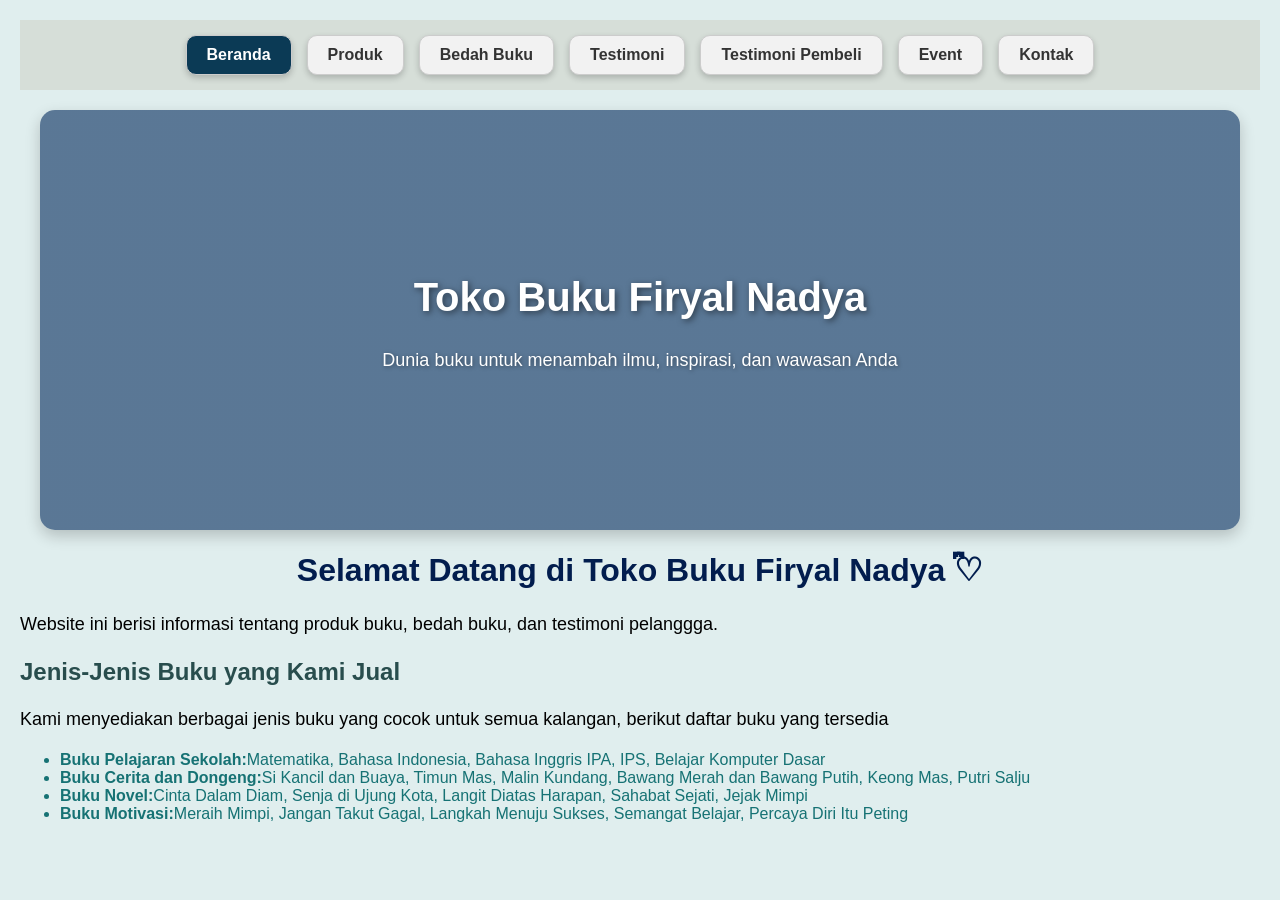
<file: index.html>
<!DOCTYPE html>
<html lang="id">
<head>
<meta charset="UTF-8">
<meta name="viewport" content="width=device-width, initial-scale=1.0">
<title>Profil Usaha Buku</title>
<link rel="stylesheet" href="style.css">
</head>
<body>
<nav>
<a href="index.html" class="active">Beranda</a>
<a href="produk.html">Produk</a>
<a href="bedah-buku.html">Bedah Buku</a>
<a href="testimoni.html">Testimoni</a>
<a href="tampil-testimoni.html">Testimoni Pembeli</a>
<a href="event.html">Event</a>
<a href="kontak.html">Kontak</a>
</nav>
<header class="banner">
    <div class="banner-text">
        <h1>Toko Buku Firyal Nadya</h1>
        <p>Dunia buku untuk menambah ilmu, inspirasi, dan wawasan Anda</p>
    </div>
</header>
<h1>Selamat Datang di Toko Buku Firyal Nadya  ♡ྀི </h1>
<p>Website ini berisi informasi tentang produk buku, bedah buku, dan testimoni pelanggga.</p>
<h2>Jenis-Jenis Buku yang Kami Jual</h2>
<p>Kami menyediakan berbagai jenis buku yang cocok untuk semua kalangan, berikut daftar buku yang tersedia </p>
<ul>
<li><strong>Buku Pelajaran Sekolah:</strong>Matematika, Bahasa Indonesia, Bahasa Inggris IPA, IPS, Belajar Komputer Dasar</li><li><strong>Buku Cerita dan Dongeng:</strong>Si Kancil dan Buaya, Timun Mas, Malin Kundang, Bawang Merah dan Bawang Putih, Keong Mas, Putri Salju</li>
<li><strong>Buku Novel:</strong>Cinta Dalam Diam, Senja di Ujung Kota, Langit Diatas Harapan, Sahabat Sejati, Jejak Mimpi</li>
<li><strong>Buku Motivasi:</strong>Meraih Mimpi, Jangan Takut Gagal, Langkah Menuju Sukses, Semangat Belajar, Percaya Diri Itu Peting </li></ul>
<body>

</html>
</file>
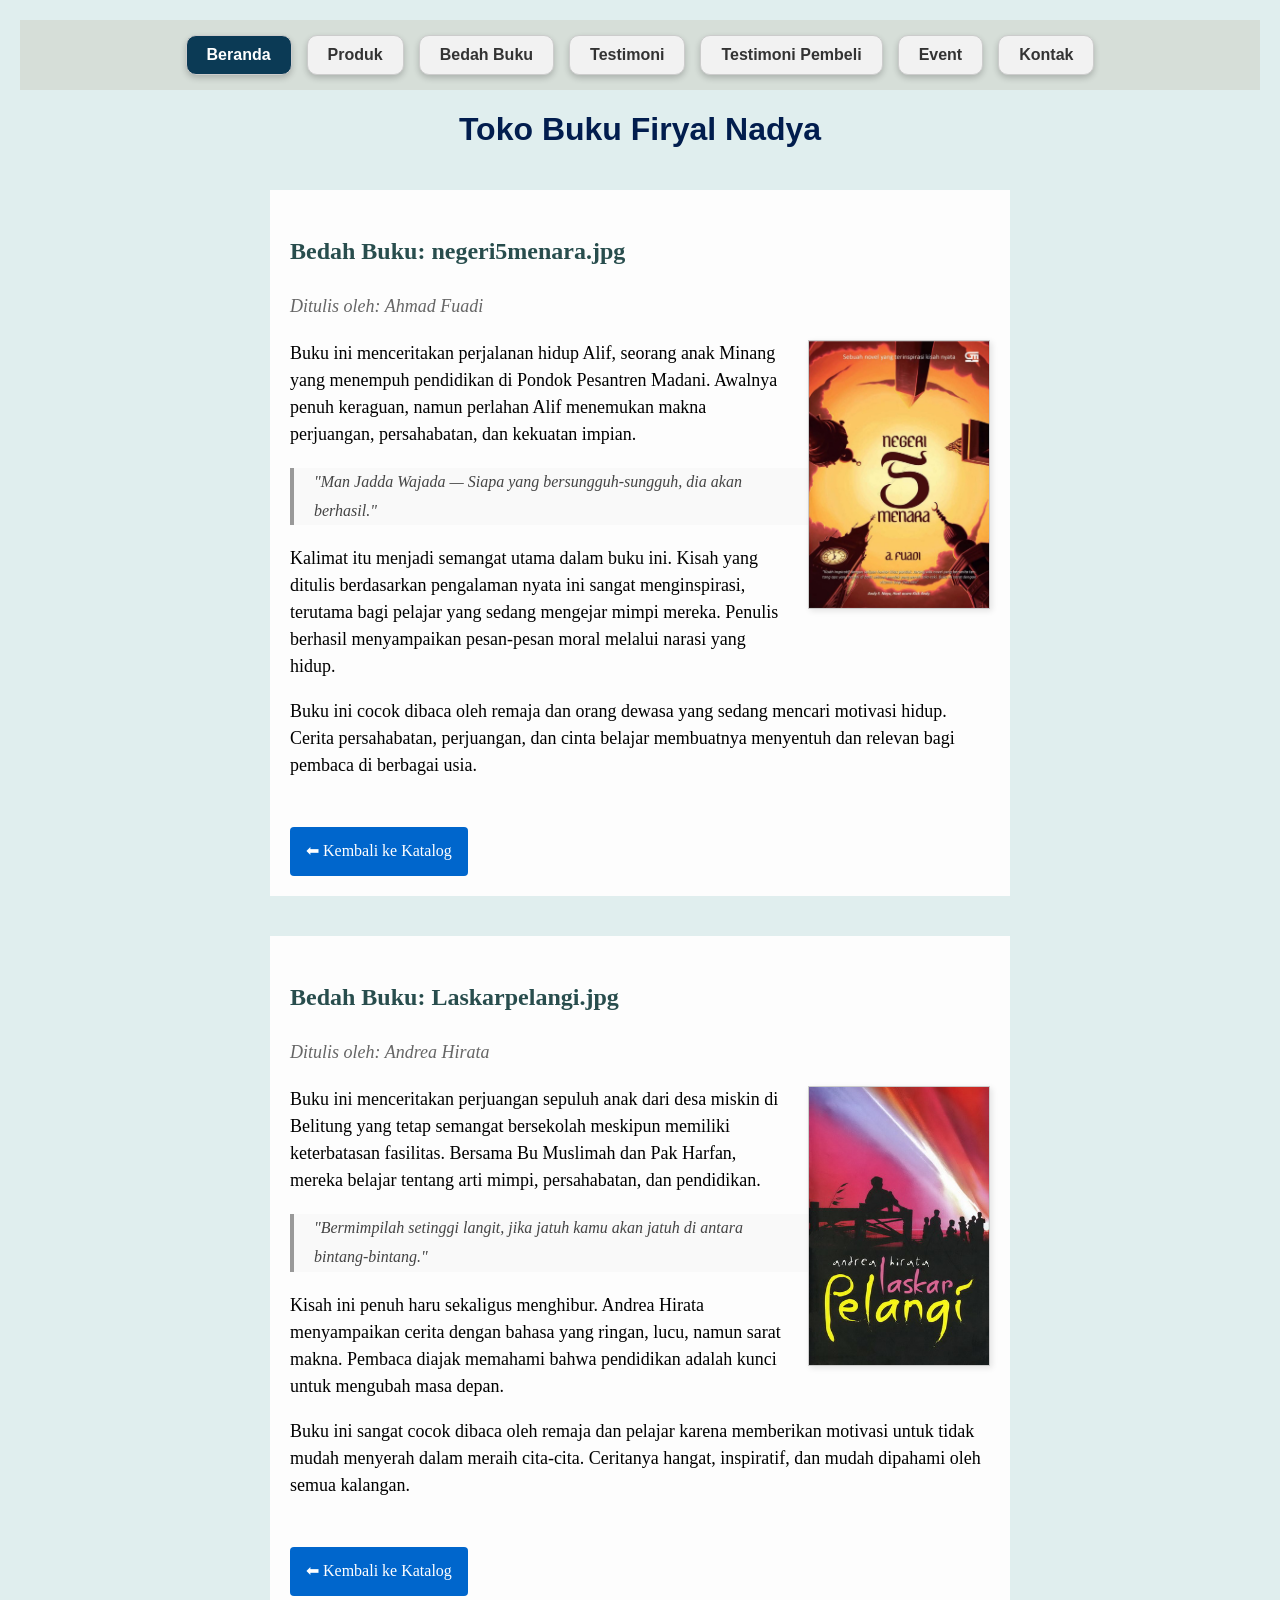
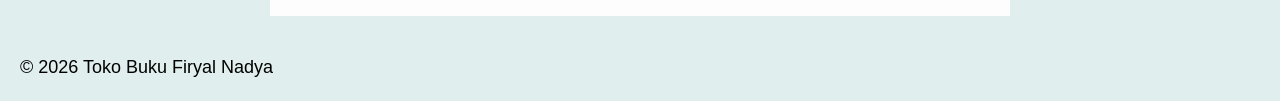
<file: bedah-buku.html>
<!DOCTYPE html>
<html lang="id">
<head>
<meta charset="UTF-8">
<meta name="viewport" content="width=device-width, initial-scale=1.0">
<title>Profil Usaha Buku</title>
<link rel="stylesheet" href="style.css">
</head>
<body>
<nav>
<a href="index.html" class="active">Beranda</a>
<a href="produk.html">Produk</a>
<a href="bedah-buku.html">Bedah Buku</a>
<a href="testimoni.html">Testimoni</a>
<a href="tampil-testimoni.html">Testimoni Pembeli</a>
<a href="event.html">Event</a>
<a href="kontak.html">Kontak</a>
</nav>
<h1> Toko Buku Firyal Nadya </h1>
<section class="daftar-produk">
<main class="artikel">
    <h2>Bedah Buku: negeri5menara.jpg</h2>
    <p class="penulis">Ditulis oleh: Ahmad Fuadi</p>

    <img src="negeri5menara.jpg" alt="Sampul Negeri 5 Menara" class="sampul">

    <p> 
        Buku ini menceritakan perjalanan hidup Alif, seorang anak Minang yang menempuh pendidikan di Pondok Pesantren Madani. Awalnya penuh keraguan, namun perlahan Alif menemukan makna perjuangan, persahabatan, dan kekuatan impian.
    </p>

    <blockquote>
        "Man Jadda Wajada — Siapa yang bersungguh-sungguh, dia akan berhasil."
    </blockquote>

    <p>
        Kalimat itu menjadi semangat utama dalam buku ini. Kisah yang ditulis berdasarkan pengalaman nyata ini sangat menginspirasi, terutama bagi pelajar yang sedang mengejar mimpi mereka. Penulis berhasil menyampaikan pesan-pesan moral melalui narasi yang hidup.
    </p>

    <p>
        Buku ini cocok dibaca oleh remaja dan orang dewasa yang sedang mencari motivasi hidup. Cerita persahabatan, perjuangan, dan cinta belajar membuatnya menyentuh dan relevan bagi pembaca di berbagai usia.
    </p>

    <a href="produk.html" class="btn-kembali">⬅ Kembali ke Katalog</a>
</main>
</section>

<section class="daftar-produk">
<main class="artikel">
    <h2>Bedah Buku: Laskarpelangi.jpg</h2>
    <p class="penulis">Ditulis oleh: Andrea Hirata</p>

    <img src="Laskarpelangi.jpg" alt="Sampul Laskar Pelangi" class="sampul">

    <p> 
        Buku ini menceritakan perjuangan sepuluh anak dari desa miskin di Belitung yang tetap semangat bersekolah meskipun memiliki keterbatasan fasilitas. Bersama Bu Muslimah dan Pak Harfan, mereka belajar tentang arti mimpi, persahabatan, dan pendidikan.
    </p>

    <blockquote>
        "Bermimpilah setinggi langit, jika jatuh kamu akan jatuh di antara bintang-bintang."
    </blockquote>

    <p>
        Kisah ini penuh haru sekaligus menghibur. Andrea Hirata menyampaikan cerita dengan bahasa yang ringan, lucu, namun sarat makna. Pembaca diajak memahami bahwa pendidikan adalah kunci untuk mengubah masa depan.
    </p>

    <p>
        Buku ini sangat cocok dibaca oleh remaja dan pelajar karena memberikan motivasi untuk tidak mudah menyerah dalam meraih cita-cita. Ceritanya hangat, inspiratif, dan mudah dipahami oleh semua kalangan.
    </p>
    <a href="produk.html" class="btn-kembali">⬅ Kembali ke Katalog</a>
</main>
</section>
<footer>
    <p>&copy; 2026 Toko Buku Firyal Nadya</p>
</footer>
</body>

</html>
</file>
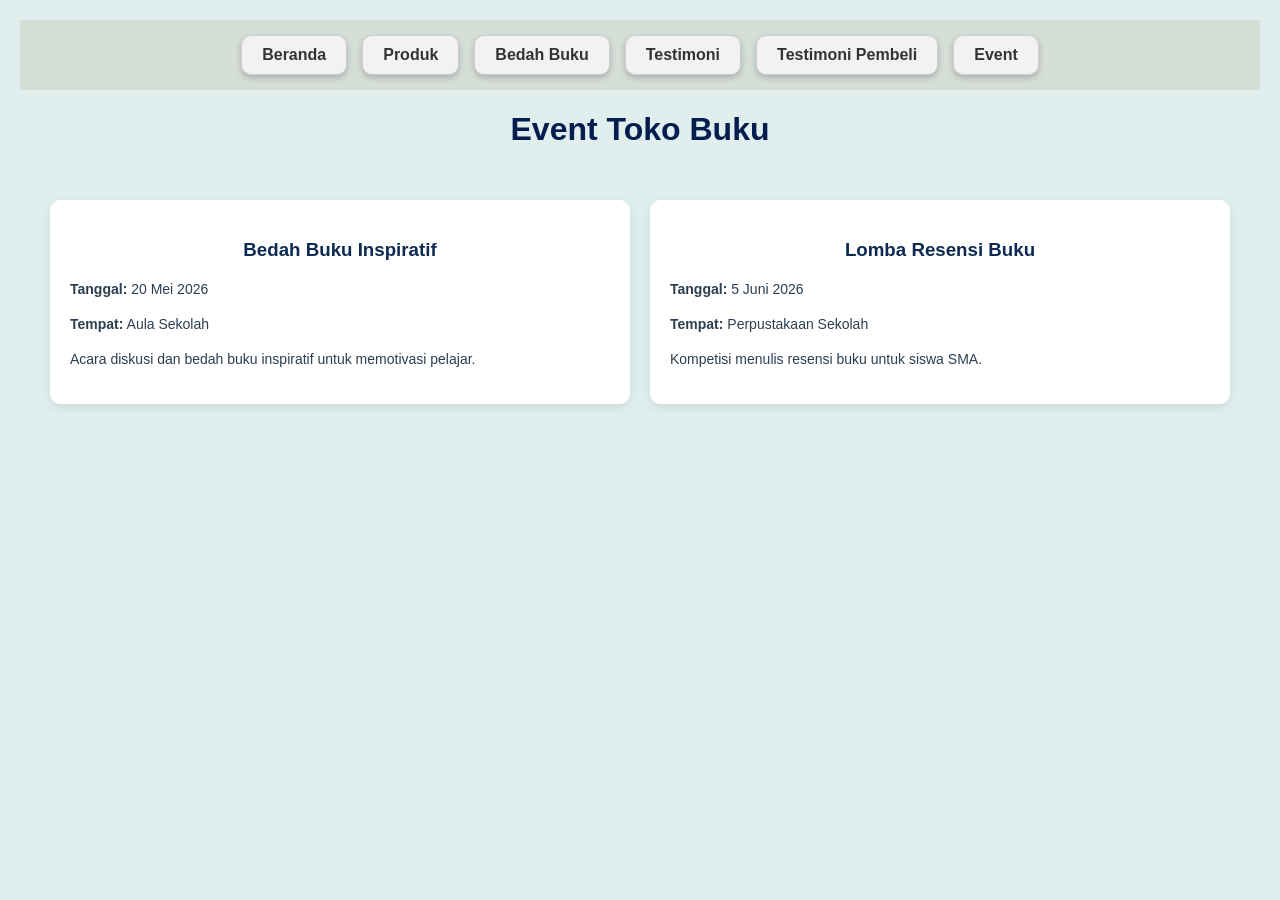
<file: Event.html>
<!DOCTYPE html>
<html lang="id">
<head>
<meta charset="UTF-8">
<meta name="viewport" content="width=device-width, initial-scale=1.0">
<title>Event Buku</title>
<link rel="stylesheet" href="style.css">
</head>
<body>

<nav>
<a href="index.html">Beranda</a>
<a href="produk.html">Produk</a>
<a href="bedah-buku.html">Bedah Buku</a>
<a href="testimoni.html">Testimoni</a>
<a href="tampil-testimoni.html">Testimoni Pembeli</a>
<a href="event.html">Event</a>
</nav>

<h1>Event Toko Buku</h1>

<section class="event">

<div class="kartu-event">
<h3>Bedah Buku Inspiratif</h3>
<p><b>Tanggal:</b> 20 Mei 2026</p>
<p><b>Tempat:</b> Aula Sekolah</p>
<p>Acara diskusi dan bedah buku inspiratif untuk memotivasi pelajar.</p>
</div>

<div class="kartu-event">
<h3>Lomba Resensi Buku</h3>
<p><b>Tanggal:</b> 5 Juni 2026</p>
<p><b>Tempat:</b> Perpustakaan Sekolah</p>
<p>Kompetisi menulis resensi buku untuk siswa SMA.</p>
</div>

</section>

</body>
</html>
</file>
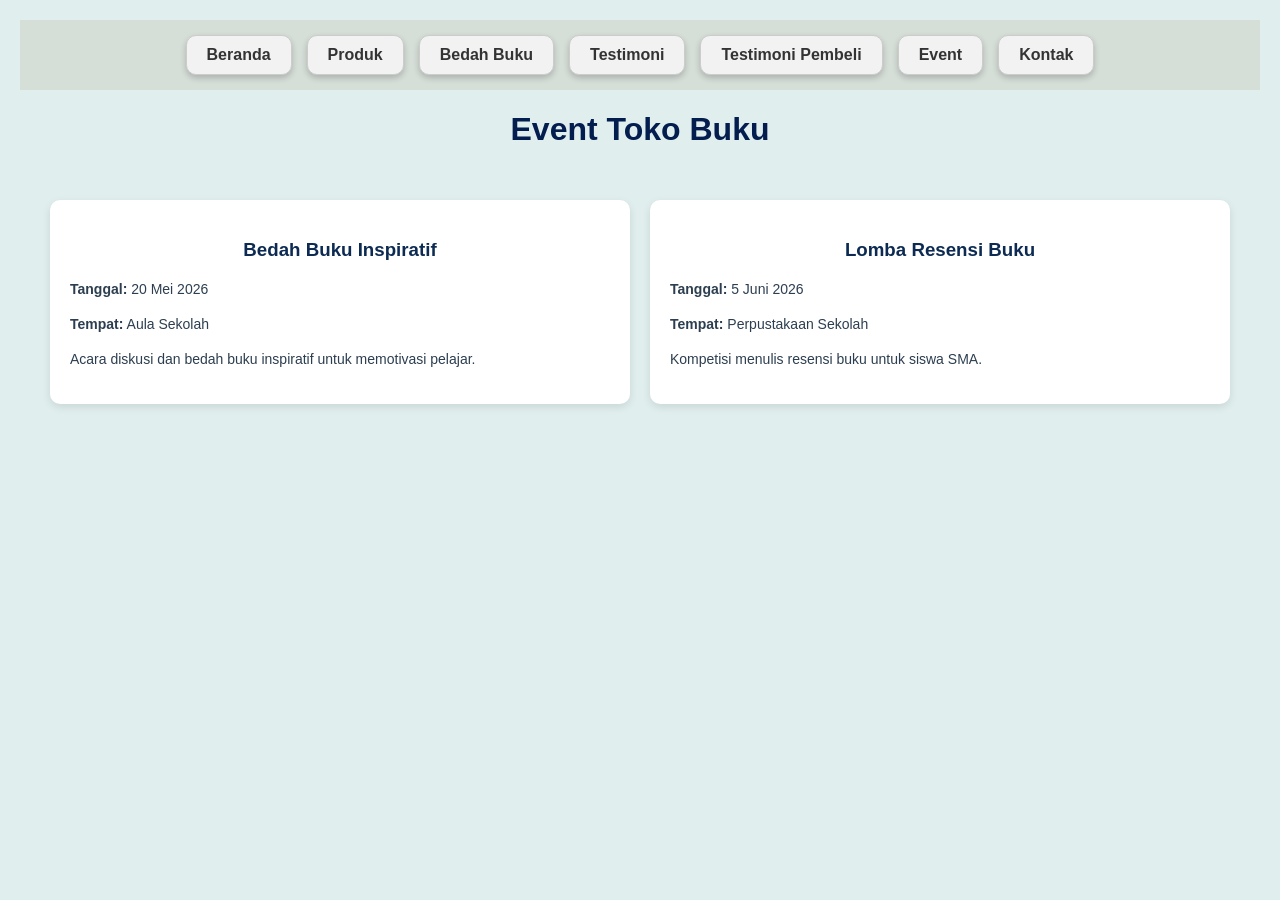
<file: event.html>
<!DOCTYPE html>
<html lang="id">
<head>
<meta charset="UTF-8">
<meta name="viewport" content="width=device-width, initial-scale=1.0">
<title>Event Buku</title>
<link rel="stylesheet" href="style.css">
</head>
<body>

<nav>
<a href="index.html">Beranda</a>
<a href="produk.html">Produk</a>
<a href="bedah-buku.html">Bedah Buku</a>
<a href="testimoni.html">Testimoni</a>
<a href="tampil-testimoni.html">Testimoni Pembeli</a>
<a href="event.html">Event</a>
<a href="kontak.html">Kontak</a>
</nav>

<h1>Event Toko Buku</h1>

<section class="event">

<div class="kartu-event">
<h3>Bedah Buku Inspiratif</h3>
<p><b>Tanggal:</b> 20 Mei 2026</p>
<p><b>Tempat:</b> Aula Sekolah</p>
<p>Acara diskusi dan bedah buku inspiratif untuk memotivasi pelajar.</p>
</div>

<div class="kartu-event">
<h3>Lomba Resensi Buku</h3>
<p><b>Tanggal:</b> 5 Juni 2026</p>
<p><b>Tempat:</b> Perpustakaan Sekolah</p>
<p>Kompetisi menulis resensi buku untuk siswa SMA.</p>
</div>

</section>

</body>
</html>
</file>
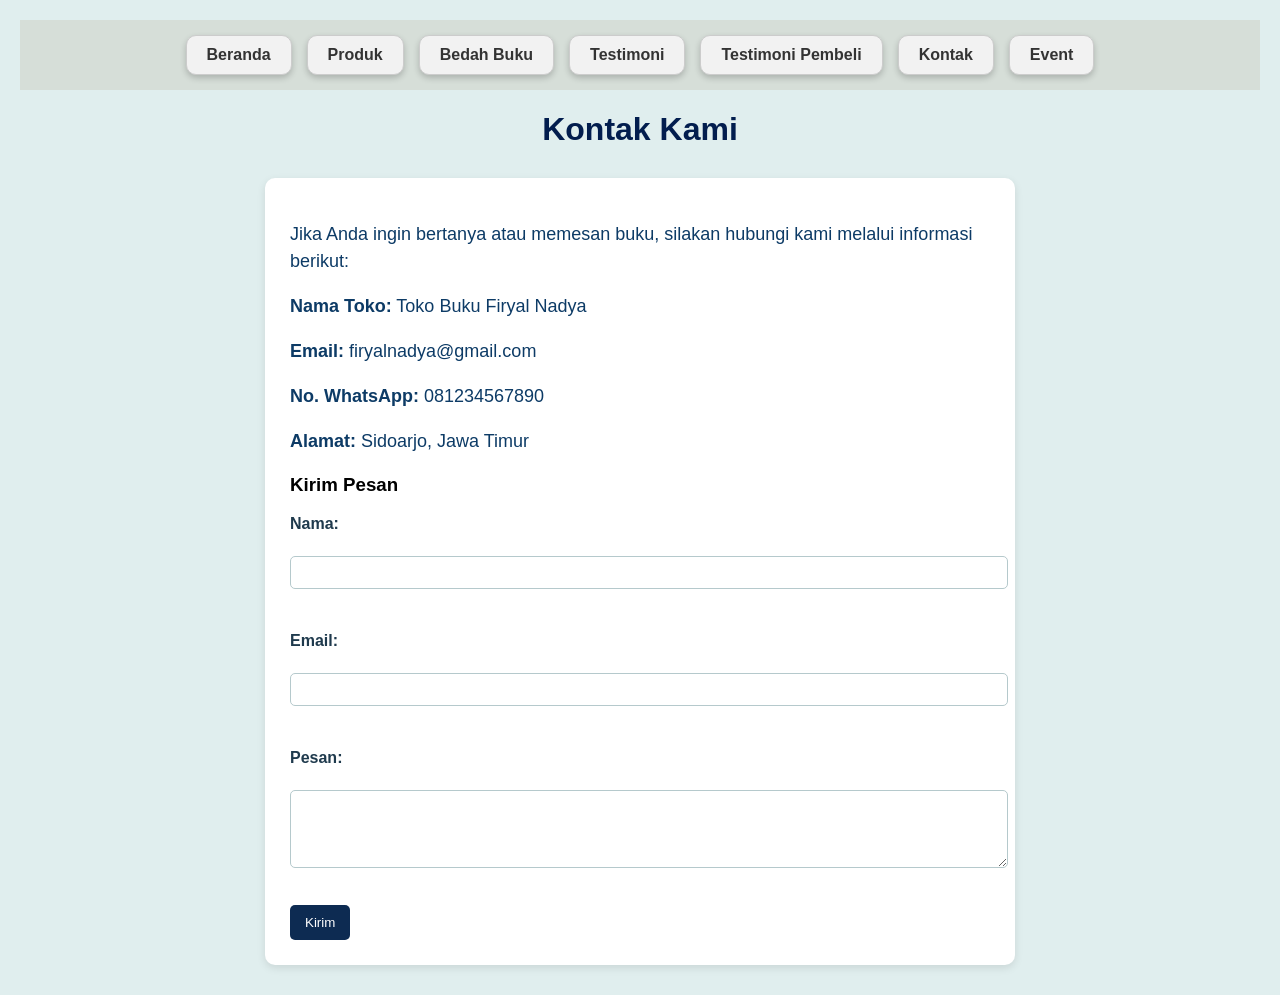
<file: kontak.html>
<!DOCTYPE html>
<html lang="id">
<head>
<meta charset="UTF-8">
<meta name="viewport" content="width=device-width, initial-scale=1.0">
<title>Kontak - Toko Buku Firyal Nadya</title>
<link rel="stylesheet" href="style.css">
</head>
<body>

<nav>
<a href="index.html">Beranda</a>
<a href="produk.html">Produk</a>
<a href="bedah-buku.html">Bedah Buku</a>
<a href="testimoni.html">Testimoni</a>
<a href="tampil-testimoni.html">Testimoni Pembeli</a>
<a href="kontak.html">Kontak</a>
<a href="event.html">Event</a>
</nav>

<h1>Kontak Kami</h1>

<section class="kontak">
<p>Jika Anda ingin bertanya atau memesan buku, silakan hubungi kami melalui informasi berikut:</p>

<p><b>Nama Toko:</b> Toko Buku Firyal Nadya</p>
<p><b>Email:</b> firyalnadya@gmail.com</p>
<p><b>No. WhatsApp:</b> 081234567890</p>
<p><b>Alamat:</b> Sidoarjo, Jawa Timur</p>

<h3>Kirim Pesan</h3>

<form>
<label>Nama:</label><br>
<input type="text" required><br><br>

<label>Email:</label><br>
<input type="email" required><br><br>

<label>Pesan:</label><br>
<textarea rows="4"></textarea><br><br>

<button type="submit">Kirim</button>
</form>

</section>

</body>
</html>
</file>
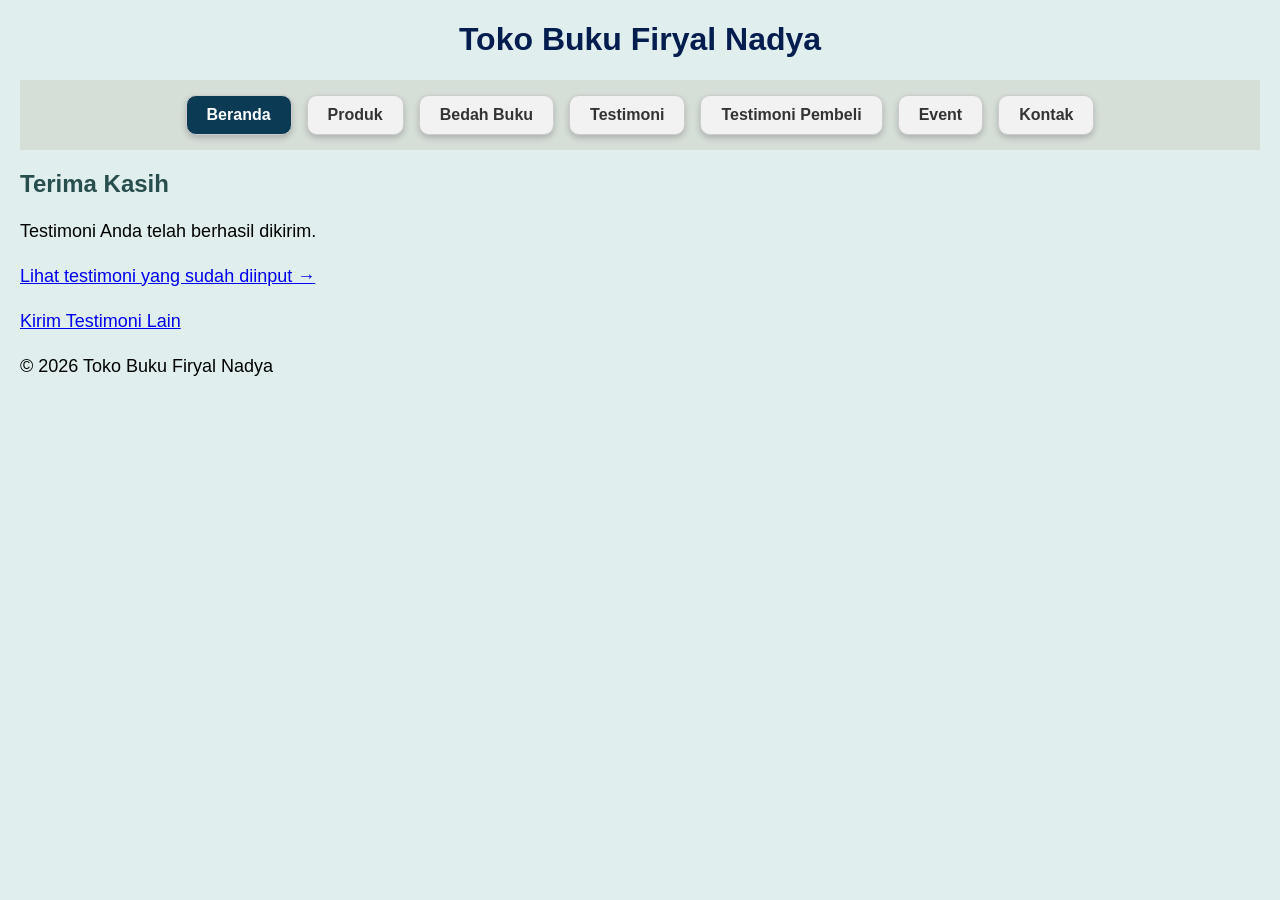
<file: proses-testimoni.html>
<!DOCTYPE html>
<html lang="id">
<head>
<meta charset="UTF-8">
<meta name="viewport" content="width=device-width, initial-scale=1.0">
<title>Formulir Testimoni - Toko Buku Firyal Nadya</title>
<link rel="stylesheet" href="style.css">
</head>

<body>

<header>
    <h1>Toko Buku Firyal Nadya</h1>
</header>

<nav>
<a href="index.html" class="active">Beranda</a>
<a href="produk.html">Produk</a>
<a href="bedah-buku.html">Bedah Buku</a>
<a href="testimoni.html">Testimoni</a>
<a href="tampil-testimoni.html">Testimoni Pembeli</a>
<a href="event.html">Event</a>
<a href="kontak.html">Kontak</a>
</nav>

<main class="konfirmasi">
    <h2>Terima Kasih</h2>
    <p>Testimoni Anda telah berhasil dikirim.</p>
    <p>
        <a href="tampil-testimoni.html">
            Lihat testimoni yang sudah diinput →
        </a>
    </p>

    <p>
        <a href="testimoni.html">Kirim Testimoni Lain</a>
    </p>
</main>

<footer>
    <p>&copy; 2026 Toko Buku Firyal Nadya</p>
</footer>

</body>

</html>
</file>
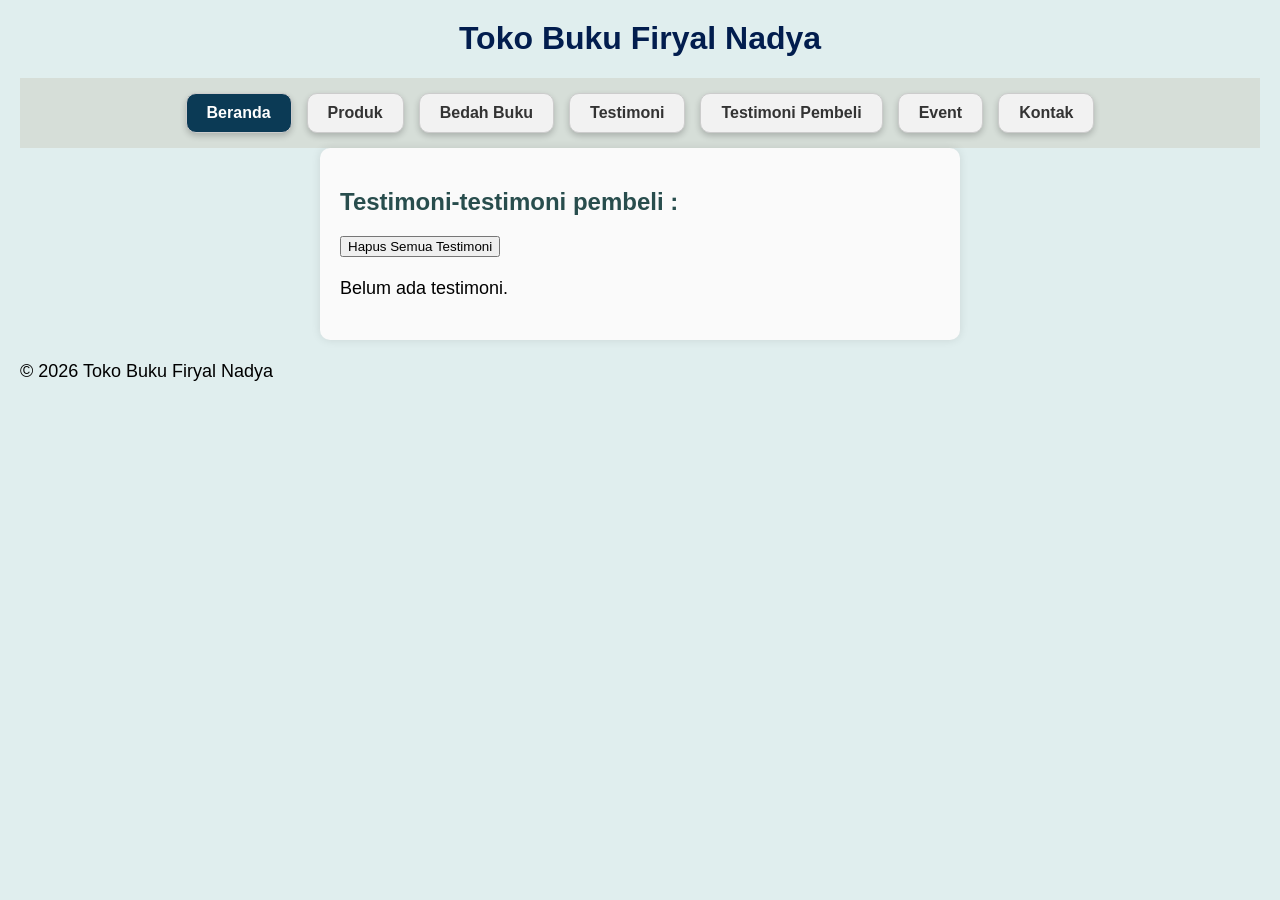
<file: tampil-testimoni.html>
<html lang="id">
<head>
<meta charset="UTF-8">
<meta name="viewport" content="width=device-width, initial-scale=1.0">
<title>Formulir Testimoni - Toko Buku Firyal Nadya</title>
<link rel="stylesheet" href="style.css">
</head>
<body>
<header>
    <h1>Toko Buku Firyal Nadya</h1>
</header>
<nav>
<a href="index.html" class="active">Beranda</a>
<a href="produk.html">Produk</a>
<a href="bedah-buku.html">Bedah Buku</a>
<a href="testimoni.html">Testimoni</a>
<a href="tampil-testimoni.html">Testimoni Pembeli</a>
<a href="event.html">Event</a>
<a href="kontak.html">Kontak</a>
</nav>
<main class="formulir">
    <h2>Testimoni-testimoni pembeli :</h2>
    <button id="hapusSemua">Hapus Semua Testimoni</button>
    <section>
    <div id="daftarTestimoni"></div>
    </section>
</main>
<footer>
    <p>&copy; 2026 Toko Buku Firyal Nadya </p>
</footer>
<script>
    const container = document.getElementById('daftarTestimoni');
    const testimoniList = JSON.parse(localStorage.getItem('testimoniList')) || [];
    
    if (testimoniList.length === 0) {
        container.innerHTML = "<p>Belum ada testimoni.</p>";
    } else {
        testimoniList.forEach((t, i) => {
            const el = document.createElement('div');
            el.className = 'testimoni-box';
    
            el.innerHTML = `
            <p><strong>Nama:</strong> ${t.nama}</p>
            <p><strong>Asal Sekolah:</strong> ${t.asalSekolah}</p>
            <p><strong>Email:</strong> ${t.email}</p>
            <p><strong>Judul:</strong> ${t.judul}</p>
            <p><strong>Rating:</strong> ${t.rating}</p>
            <p><strong>Pesan:</strong> ${t.pesan}</p>
            `;
    
            container.appendChild(el);
        });
    }
    
    document.getElementById("hapusSemua").addEventListener("click", function(){
        const konfirmasi = confirm("Apakah Anda yakin ingin menghapus semua testimoni?");
        if (konfirmasi) {
            localStorage.removeItem("testimoniList");
            location.reload();
        }
    });

    </script>
</file>
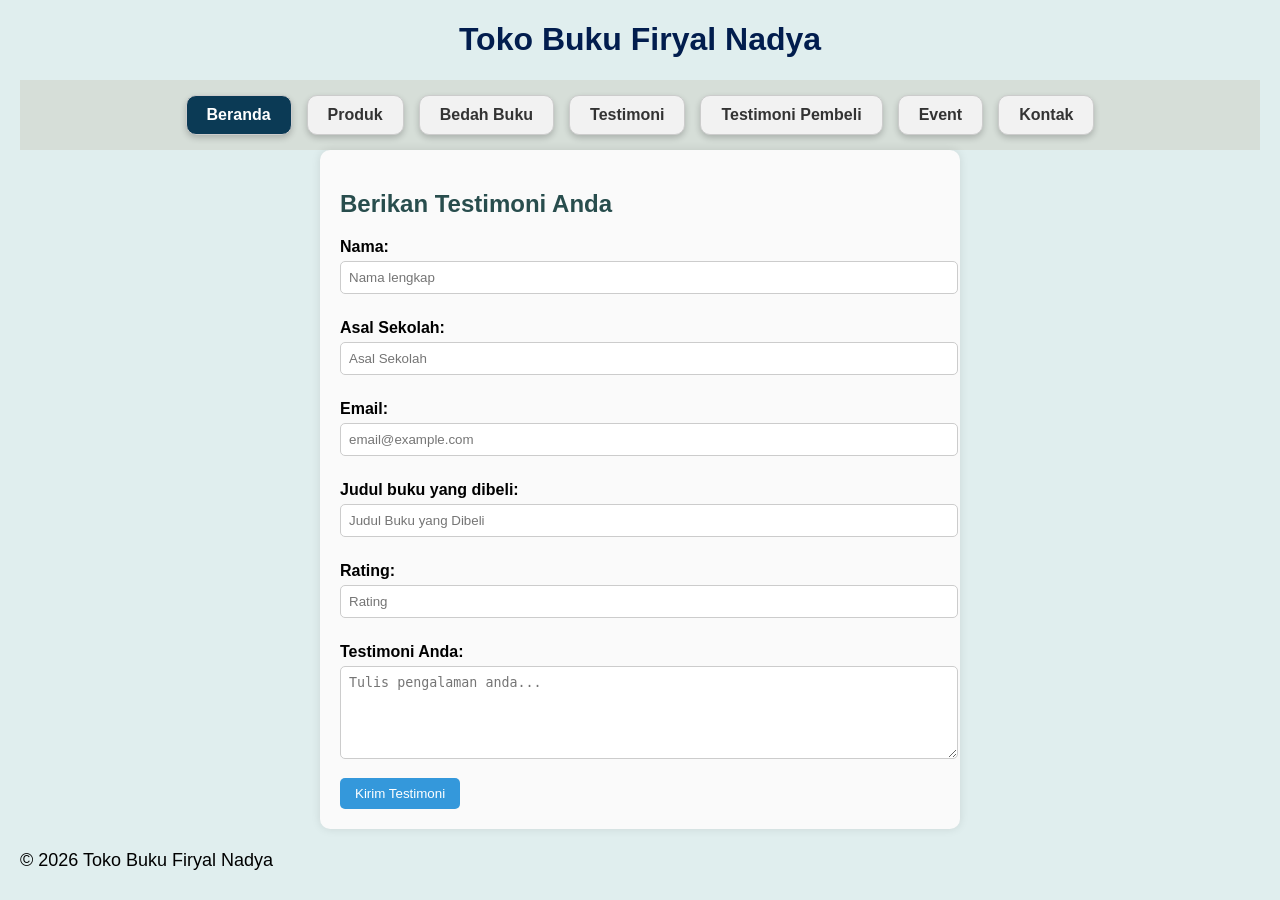
<file: testimoni.html>
<!DOCTYPE html>
<html lang="id">
<head>
<meta charset="UTF-8">
<meta name="viewport" content="width=device-width, initial-scale=1.0">
<title>Formulir Testimoni - Toko Buku Firyal Nadya</title>
<link rel="stylesheet" href="style.css">
</head>
<body>
<header>
    <h1>Toko Buku Firyal Nadya</h1>
<nav>
<a href="index.html" class="active">Beranda</a>
<a href="produk.html">Produk</a>
<a href="bedah-buku.html">Bedah Buku</a>
<a href="testimoni.html">Testimoni</a>
<a href="tampil-testimoni.html">Testimoni Pembeli</a>
<a href="event.html">Event</a>
<a href="kontak.html">Kontak</a>
</nav>
</header>
<main class="formulir">
<h2> Berikan Testimoni Anda</h2>
<form id="formtestimoni">
<label for="nama">Nama:</label>
<input type="text" id="nama" name="nama" required placeholder="Nama lengkap">
<label for="asal">Asal Sekolah:</label>
<input type="text" id="asal" name="asal" required placeholder="Asal Sekolah">
<label for="email">Email:</label>
<input type="email" id="email" name="email" required placeholder="email@example.com">
<label for="judul">Judul buku yang dibeli:</label>
<input type="text" id="judul" name="judul" required placeholder="Judul Buku yang Dibeli">
<label for="rating">Rating:</label>
<input type="number" id="rating" name="rating" required placeholder="Rating">
<label for="pesan">Testimoni Anda:</label>
<textarea id="pesan" name="pesan" required placeholder="Tulis pengalaman anda..." rows="5"></textarea> 
<button type="submit">Kirim Testimoni</button>
</form>
</main>
<footer>
<p>&copy; 2026 Toko Buku Firyal Nadya</p>
</footer>
<script>
    document.getElementById('formtestimoni').addEventListener('submit', function(e) {
        e.preventDefault();
    
        const nama = document.getElementById('nama').value;
        const asal = document.getElementById('asal').value;
        const email = document.getElementById('email').value;
        const judul = document.getElementById('judul').value;
        const rating = document.getElementById('rating').value;
        const pesan = document.getElementById('pesan').value;
    
        const dataBaru = { nama, asal, email, judul, rating, pesan };
    
        // Ambil list dari localStorage
        const testimoniList = JSON.parse(localStorage.getItem('testimoniList')) || [];
    
        // Tambahkan testimoni baru
        testimoniList.push(dataBaru);
    
        // Simpan kembali ke localStorage
        localStorage.setItem('testimoniList', JSON.stringify(testimoniList));
    
        // Arahkan ke halaman konfirmasi
        window.location.href = 'proses-testimoni.html';
    });

    </script>
</file>
<file: style.css>
body {
    background-color: rgb(224, 238, 238);
    font-family: Arial, Helvetica, sans-serif;
    margin: 20px;
}
    h1 {
    color: rgb(2, 29, 78);
    text-align: center;
    }
    h2 {
    color: rgb(40, 77, 77);
    }
    p {
    font-size: 18px;
    text-align: left;
    line-height: 1.5;
    }
    ul {
    color: rgb(22, 114, 116);
    }
    .daftar-produk {
        display: grid;
        grid-template-columns: repeat(auto-fit,minmax(250px, 1fr));
        gap: 20px;
        padding: 20px;
    }
    .produk {
        background-color: #fff;
        border: 1px solid #ddd ;
        padding: 15px;
        border-radius: 10px;
        text-align: center;
        box-shadow: 0 2px 6px rgba(0, 0, 0, 0.1);
    }
    .produk  img {
        width: 150px;
        height:auto;
        border-radius: 5px;
        margin-bottom: 10px;
    }
    .produk h2 {
        font-size: 20px;
        color: #2c3e50;
    }
    .produk h3 {
        font-size: 16px;
        color: #2c3e50;

    }
    .harga {
        font-weight: bold;
        color: #27ae60;  
    }
    .deskripsi {
        font-size: 14px;
        color: #555;
    }
    .artikel {
        max-width: 700px;
        margin:auto;
        padding:20px;
        background-color: #fdfdfd;
        font-family: Georgia, serif;
        line-height: 1.8;
    }
    .artikel .penulis {
        font-style: italic;
        color: #666;
        margin-bottom: 20px;
    }
    .artikel .sampul {
        width: 180px;
        float: right;
        margin: 0 0 20px 20px;
        border: 1px solid #ccc;
        box-shadow: 2px 2px 6px rgba(0,0,0,0.1);
    }
    .artikel blockquote {
        font-style: italic;
        padding-left: 20px;
        margin: 20px 0;
        border-left: 4px solid #999;
        color: #444;
        background-color: #f9f9f9;    
    }
    .btn-kembali {
        display: inline-block;
        margin-top: 30px;
        padding: 10px 16px;
        background-color: #0066cc;
        color: white;
        text-decoration: none;
        border-radius: 4px;
    }
    .btn-kembali:hover {
        background-color: #004d99;
    }
    .formulir {
        max-width: 600px;
        margin: auto;
        padding: 20px;
        background-color: #fafafa;
        border-radius: 10px;
        box-shadow: 0 0 10px rgba(0,0,0,0.1);
    }
    
    form label {
        display: block;
        margin-top: 10px;
        font-weight: bold;
    }
    
    form input,
    form select,
    form textarea {
        width: 100%;
        padding: 8px;
        margin-top: 5px;
        margin-bottom: 15px;
        border-radius: 5px;
        border: 1px solid #ccc;
    }
    
    form button {
        background-color: #3498db;
        color: white;
        padding: 8px 15px;
        border: none;
        border-radius: 5px;
        cursor: pointer;
    }
    
    form button:hover {
        background-color: #2980b9;

    }
.kontak{
    max-width: 700px;
    margin: 30px auto;
    background-color: white;
    padding: 25px;
    border-radius: 10px;
    box-shadow: 0 3px 8px rgba(0,0,0,0.1);
}

.kontak p{
    color: #0d3b66;
}

.kontak h2{
    text-align: center;
    color: #0d2b52;
}

.kontak label{
    font-weight: bold;
    color: #1f3a4d;
}

.kontak input,
.kontak textarea{
    width: 100%;
    padding: 8px;
    margin-top: 5px;
    margin-bottom: 15px;
    border: 1px solid #b5c9cc;
    border-radius: 5px;
}

.kontak button{
    background-color: #0d2b52;
    color: white;
    padding: 10px 15px;
    border: none;
    border-radius: 5px;
    cursor: pointer;
}

.kontak button:hover{
    background-color: #1f4a7a;
}

.event{
    display: grid;
    grid-template-columns: repeat(auto-fit,minmax(250px,1fr));
    gap: 20px;
    padding: 30px;
}


.kartu-event{
    background-color: white;
    padding: 20px;
    border-radius: 10px;
    text-align: center;
    box-shadow: 0 3px 8px rgba(0,0,0,0.1);
}

.kartu-event h3{
    color: #0d2b52;
}

.kartu-event p{
    color: #2c3e50;
    font-size: 14px;
}
.hero{
    height: 400px;

    background:
    linear-gradient(rgba(15,60,120,0.65), rgba(15,60,120,0.65)),
    url("https://images.unsplash.com/photo-1495446815901-a7297e633e8d");

    background-size: cover;
    background-position: center;

    display: flex;
    justify-content: center;
    align-items: center;

    text-align: center;
}


.hero-text{
    color: white;
}

.hero-text h1{
    font-size: 50px;
    letter-spacing: 2px;
    margin-bottom: 10px;
}

.hero-text p{
    font-size: 18px;
    opacity: 0.9;
}

nav{
    background-color: #d6ded8;
    padding: 15px;
    display: flex;
    justify-content: center;
    gap: 15px;
}


nav a{
    text-decoration: none;
    color: #333;
    background-color: #f2f2f2;
    padding: 10px 20px;
    border-radius: 10px;
    font-weight: bold;
    box-shadow: 0 3px 6px rgba(0,0,0,0.2);
    transition: 0.3s;
    border: 1px solid #ccc;
    display: inline-block;
}


nav a:hover{
    background-color: #0b4fa3;
    color: white;
}


nav a.active{
    background-color: #0b3a55;
    color: white;
}

.banner{
    background: linear-gradient(135deg, #1e3a8a, #3b82f6);
    color: white;
    text-align: center;
    padding: 60px 20px;
    border-radius: 15px;
    margin: 20px;
    box-shadow: 0 6px 15px rgba(0,0,0,0.2);
}

.banner{
  height: 300px;
  background:
  linear-gradient(rgba(0,40,90,0.6),rgba(0,40,90,0.6)),
  url("https://images.unsplash.com/photo-1495446815901-a7297e633e8d");
  background-size: cover;
  background-position: center;

  display: flex;
  flex-direction: column;
  justify-content: center;
  align-items: center;

  text-align: center;
  color: white;
  border-radius: 15px;
  margin: 20px;
}

.banner h1{
  font-size: 40px;
  color: white;
  text-shadow: 2px 2px 6px rgba(0,0,0,0.5);
}

.banner p{
  font-size: 18px;
  color: white;
  text-align: center;
  text-shadow: 1px 1px 4px rgba(0,0,0,0.4);
}
.kotak{
    background-color: white;
    max-width: 600px;
    margin: 40px auto;
    padding: 25px;
    border-radius: 12px;
    box-shadow: 0 5px 15px rgba(0,0,0,0.1);
    color: #0d3b66;
}

.kotak h2{
    color: #0d3b66;
}
</file>
